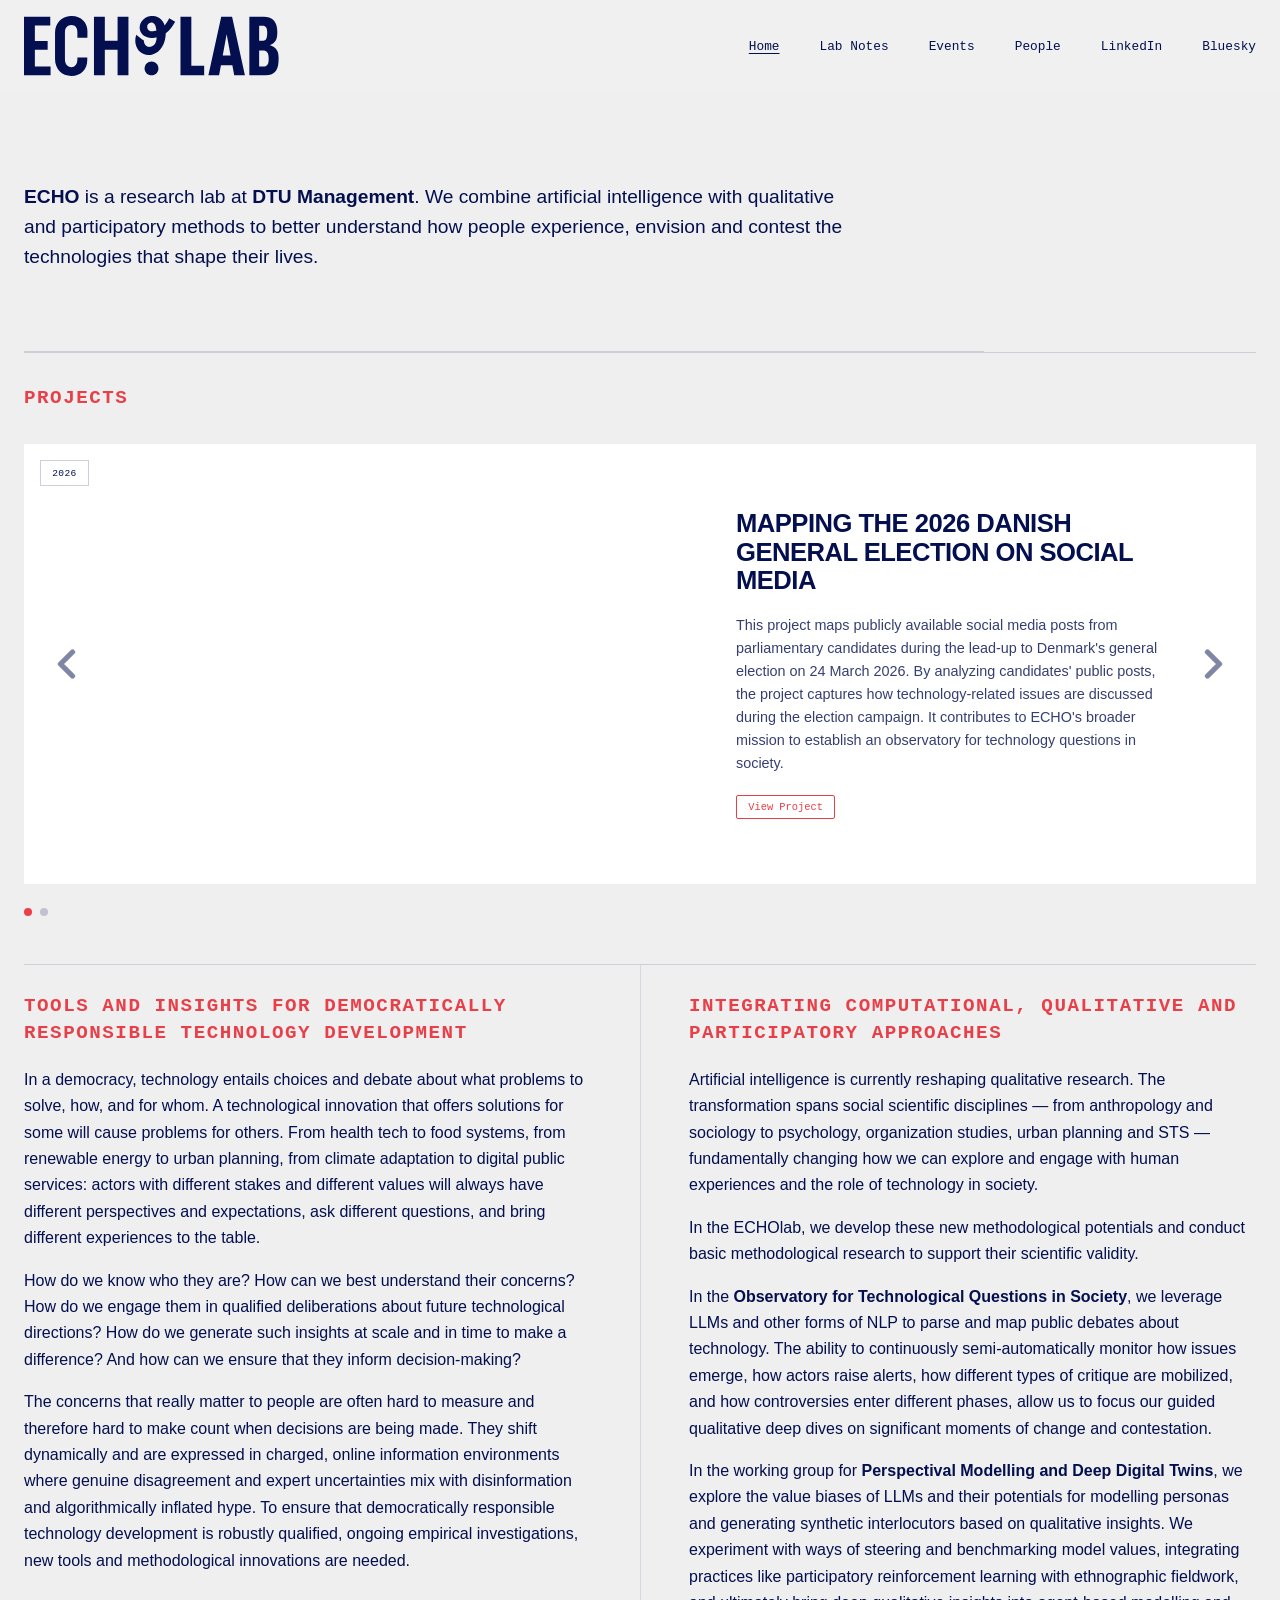
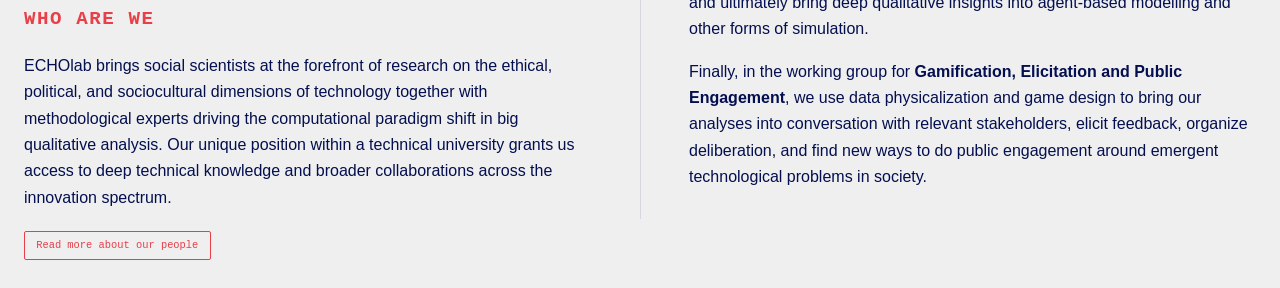
<file: index.html>
<!DOCTYPE html>
<html lang="en">
<head>
    <meta charset="UTF-8">
    <meta name="viewport" content="width=device-width, initial-scale=1.0">
    <meta name="description" content="ECHO - Observatory for Technological Questions in Society, DTU. The observatory combines computational and participatory methods to understand how citizens and societal actors envision, question and contest the technologies that shape their lives.">
    <title>ECHOlab</title>
    <link href="https://fonts.cdnfonts.com/css/neo-sans-std" rel="stylesheet">
    <link rel="stylesheet" href="css/styles.css">
    <link rel="stylesheet" href="css/home.css">
</head>
<body>
    <div class="logo-container">
        <a href="./" style="margin-right: auto; line-height: 0;"><img src="assets/site/echologo.svg" alt="Logo"></a>
        <a href="./" class="nav-active">Home</a>
        <a href="lab-notes/">Lab Notes</a>
        <a href="events/">Events</a>
        <a href="people/">People</a>
        <a href="https://www.linkedin.com/company/105685967/feed/following/" target="_blank">LinkedIn</a>
        <a href="https://bsky.app/profile/echodtu.bsky.social" target="_blank">Bluesky</a>
    </div>

    <main class="about-main">

        <section class="about-hero">
            <div class="about-hero-inner">
                <p class="about-intro"><strong>ECHO</strong> is a research lab at <strong>DTU Management</strong>. We combine artificial intelligence with qualitative and participatory methods to better understand how people experience, envision and contest the technologies that shape their lives.</p>
            </div>
        </section>

        <section class="about-carousel-section">
            <div class="carousel-header">
                <span class="about-section-label">Projects</span>
            </div>
            <div class="carousel-stage">
                <div class="carousel-track-wrapper">
                    <div class="carousel-track" id="carouselTrack">
                        <!-- cards injected by JS -->
                    </div>
                </div>
                <button class="carousel-arrow carousel-prev" aria-label="Previous"><svg viewBox="0 0 24 24" aria-hidden="true"><polyline points="15 4 7 12 15 20"/></svg></button>
                <button class="carousel-arrow carousel-next" aria-label="Next"><svg viewBox="0 0 24 24" aria-hidden="true"><polyline points="9 4 17 12 9 20"/></svg></button>
            </div>
            <div class="carousel-dots" id="carouselDots"></div>
        </section>

        <section class="about-body about-body-bottom">
            <div class="about-row">
                <div class="about-cell">
                    <div class="about-section-label">Tools and insights for democratically responsible technology development</div>
                    <div class="about-section-text">
                        <p>In a democracy, technology entails choices and debate about what problems to solve, how, and for whom. A technological innovation that offers solutions for some will cause problems for others. From health tech to food systems, from renewable energy to urban planning, from climate adaptation to digital public services: actors with different stakes and different values will always have different perspectives and expectations, ask different questions, and bring different experiences to the table.</p>
                        <p>How do we know who they are? How can we best understand their concerns? How do we engage them in qualified deliberations about future technological directions? How do we generate such insights at scale and in time to make a difference? And how can we ensure that they inform decision-making?</p>
                        <p>The concerns that really matter to people are often hard to measure and therefore hard to make count when decisions are being made. They shift dynamically and are expressed in charged, online information environments where genuine disagreement and expert uncertainties mix with disinformation and algorithmically inflated hype. To ensure that democratically responsible technology development is robustly qualified, ongoing empirical investigations, new tools and methodological innovations are needed.</p>
                    </div>
                    <div class="about-section-label about-subsection-label">Who are we</div>
                    <div class="about-section-text">
                        <p>ECHOlab brings social scientists at the forefront of research on the ethical, political, and sociocultural dimensions of technology together with methodological experts driving the computational paradigm shift in big qualitative analysis. Our unique position within a technical university grants us access to deep technical knowledge and broader collaborations across the innovation spectrum. <a href="people/" class="about-readmore-link">Read more about our people</a></p>
                    </div>
                </div>
                <div class="about-cell">
                    <div class="about-section-label">Integrating computational, qualitative and participatory approaches</div>
                    <div class="about-section-text">
                        <p>Artificial intelligence is currently reshaping qualitative research. The transformation spans social scientific disciplines — from anthropology and sociology to psychology, organization studies, urban planning and STS — fundamentally changing how we can explore and engage with human experiences and the role of technology in society.</p>
                        <p>In the ECHOlab, we develop these new methodological potentials and conduct basic methodological research to support their scientific validity.</p>
                        <p>In the <strong>Observatory for Technological Questions in Society</strong>, we leverage LLMs and other forms of NLP to parse and map public debates about technology. The ability to continuously semi-automatically monitor how issues emerge, how actors raise alerts, how different types of critique are mobilized, and how controversies enter different phases, allow us to focus our guided qualitative deep dives on significant moments of change and contestation.</p>
                        <p>In the working group for <strong>Perspectival Modelling and Deep Digital Twins</strong>, we explore the value biases of LLMs and their potentials for modelling personas and generating synthetic interlocutors based on qualitative insights. We experiment with ways of steering and benchmarking model values, integrating practices like participatory reinforcement learning with ethnographic fieldwork, and ultimately bring deep qualitative insights into agent-based modelling and other forms of simulation.</p>
                        <p>Finally, in the working group for <strong>Gamification, Elicitation and Public Engagement</strong>, we use data physicalization and game design to bring our analyses into conversation with relevant stakeholders, elicit feedback, organize deliberation, and find new ways to do public engagement around emergent technological problems in society.</p>
                    </div>
                </div>
            </div>

        </section>

    </main>
    <script type="module" src="js/about-carousel.js"></script>
</body>
</html>
</file>
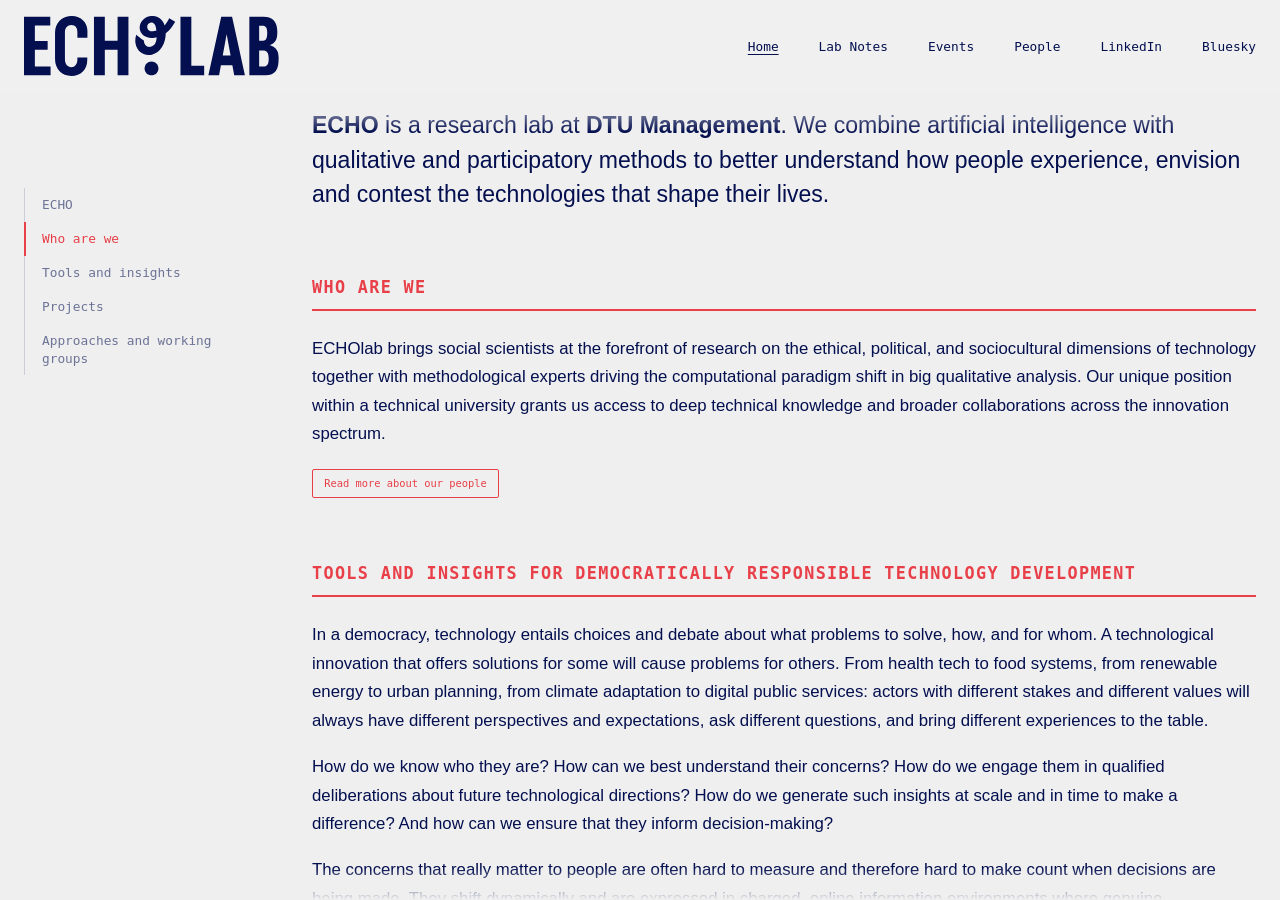
<file: home-v2/index.html>
<!DOCTYPE html>
<html lang="en">
<head>
    <meta charset="UTF-8">
    <meta name="viewport" content="width=device-width, initial-scale=1.0">
    <meta name="description" content="ECHO - Observatory for Technological Questions in Society, DTU. The observatory combines computational and participatory methods to understand how citizens and societal actors envision, question and contest the technologies that shape their lives.">
    <title>ECHOlab</title>
    <link href="https://fonts.cdnfonts.com/css/neo-sans-std" rel="stylesheet">
    <link rel="stylesheet" href="../css/styles.css">
    <link rel="stylesheet" href="../css/home-v2.css">
</head>
<body>
    <div class="logo-container">
        <a href="../" style="margin-right: auto; line-height: 0;"><img src="../assets/site/echologo.svg" alt="Logo"></a>
        <a href="../" class="nav-active">Home</a>
        <a href="../lab-notes/">Lab Notes</a>
        <a href="../events/">Events</a>
        <a href="../people/">People</a>
        <a href="https://www.linkedin.com/company/105685967/feed/following/" target="_blank">LinkedIn</a>
        <a href="https://bsky.app/profile/echodtu.bsky.social" target="_blank">Bluesky</a>
    </div>

    <div class="home-layout">

        <nav class="home-toc" aria-label="On this page">
            <button class="home-toc-current" type="button" aria-expanded="false" aria-controls="homeTocList">
                <span id="homeTocCurrent">ECHO</span>
            </button>
            <ol class="home-toc-list" id="homeTocList">
                <li><a href="#intro">ECHO</a></li>
                <li><a href="#who">Who are we</a></li>
                <li><a href="#tools">Tools and insights</a></li>
                <li><a href="#projects">Projects</a></li>
                <li><a href="#approaches">Approaches and working groups</a></li>
            </ol>
        </nav>

        <main class="home-content">

            <section class="home-section home-intro" id="intro">
                <p class="about-intro"><strong>ECHO</strong> is a research lab at <strong>DTU Management</strong>. We combine artificial intelligence with qualitative and participatory methods to better understand how people experience, envision and contest the technologies that shape their lives.</p>
            </section>

            <section class="home-section" id="who">
                <h2 class="about-section-label">Who are we</h2>
                <div class="about-section-text">
                    <p>ECHOlab brings social scientists at the forefront of research on the ethical, political, and sociocultural dimensions of technology together with methodological experts driving the computational paradigm shift in big qualitative analysis. Our unique position within a technical university grants us access to deep technical knowledge and broader collaborations across the innovation spectrum. <a href="../people/" class="about-readmore-link">Read more about our people</a></p>
                </div>
            </section>

            <section class="home-section" id="tools">
                <h2 class="about-section-label">Tools and insights for democratically responsible technology development</h2>
                <div class="about-section-text">
                    <p>In a democracy, technology entails choices and debate about what problems to solve, how, and for whom. A technological innovation that offers solutions for some will cause problems for others. From health tech to food systems, from renewable energy to urban planning, from climate adaptation to digital public services: actors with different stakes and different values will always have different perspectives and expectations, ask different questions, and bring different experiences to the table.</p>
                    <p>How do we know who they are? How can we best understand their concerns? How do we engage them in qualified deliberations about future technological directions? How do we generate such insights at scale and in time to make a difference? And how can we ensure that they inform decision-making?</p>
                    <p>The concerns that really matter to people are often hard to measure and therefore hard to make count when decisions are being made. They shift dynamically and are expressed in charged, online information environments where genuine disagreement and expert uncertainties mix with disinformation and algorithmically inflated hype. To ensure that democratically responsible technology development is robustly qualified, ongoing empirical investigations, new tools and methodological innovations are needed.</p>
                </div>
            </section>

            <section class="home-section about-carousel-section" id="projects">
                <div class="carousel-header">
                    <h2 class="about-section-label">Projects</h2>
                </div>
                <div class="carousel-stage">
                    <div class="carousel-track-wrapper">
                        <div class="carousel-track" id="carouselTrack">
                            <!-- cards injected by JS -->
                        </div>
                    </div>
                    <button class="carousel-arrow carousel-prev" aria-label="Previous"><svg viewBox="0 0 24 24" aria-hidden="true"><polyline points="15 4 7 12 15 20"/></svg></button>
                    <button class="carousel-arrow carousel-next" aria-label="Next"><svg viewBox="0 0 24 24" aria-hidden="true"><polyline points="9 4 17 12 9 20"/></svg></button>
                </div>
                <div class="carousel-dots" id="carouselDots"></div>
            </section>

            <section class="home-section" id="approaches">
                <h2 class="about-section-label">Integrating computational, qualitative and participatory approaches</h2>
                <div class="about-section-text">
                    <p>Artificial intelligence is currently reshaping qualitative research. The transformation spans social scientific disciplines — from anthropology and sociology to psychology, organization studies, urban planning and STS — fundamentally changing how we can explore and engage with human experiences and the role of technology in society.</p>
                    <p>In the ECHOlab, we develop these new methodological potentials and conduct basic methodological research to support their scientific validity.</p>
                    <p>In the <strong>Observatory for Technological Questions in Society</strong>, we leverage LLMs and other forms of NLP to parse and map public debates about technology. The ability to continuously semi-automatically monitor how issues emerge, how actors raise alerts, how different types of critique are mobilized, and how controversies enter different phases, allow us to focus our guided qualitative deep dives on significant moments of change and contestation.</p>
                    <p>In the working group for <strong>Perspectival Modelling and Deep Digital Twins</strong>, we explore the value biases of LLMs and their potentials for modelling personas and generating synthetic interlocutors based on qualitative insights. We experiment with ways of steering and benchmarking model values, integrating practices like participatory reinforcement learning with ethnographic fieldwork, and ultimately bring deep qualitative insights into agent-based modelling and other forms of simulation.</p>
                    <p>Finally, in the working group for <strong>Gamification, Elicitation and Public Engagement</strong>, we use data physicalization and game design to bring our analyses into conversation with relevant stakeholders, elicit feedback, organize deliberation, and find new ways to do public engagement around emergent technological problems in society.</p>
                </div>
            </section>

        </main>
    </div>

    <script type="module" src="../js/about-carousel.js"></script>
    <script type="module" src="../js/home-toc.js"></script>
</body>
</html>
</file>
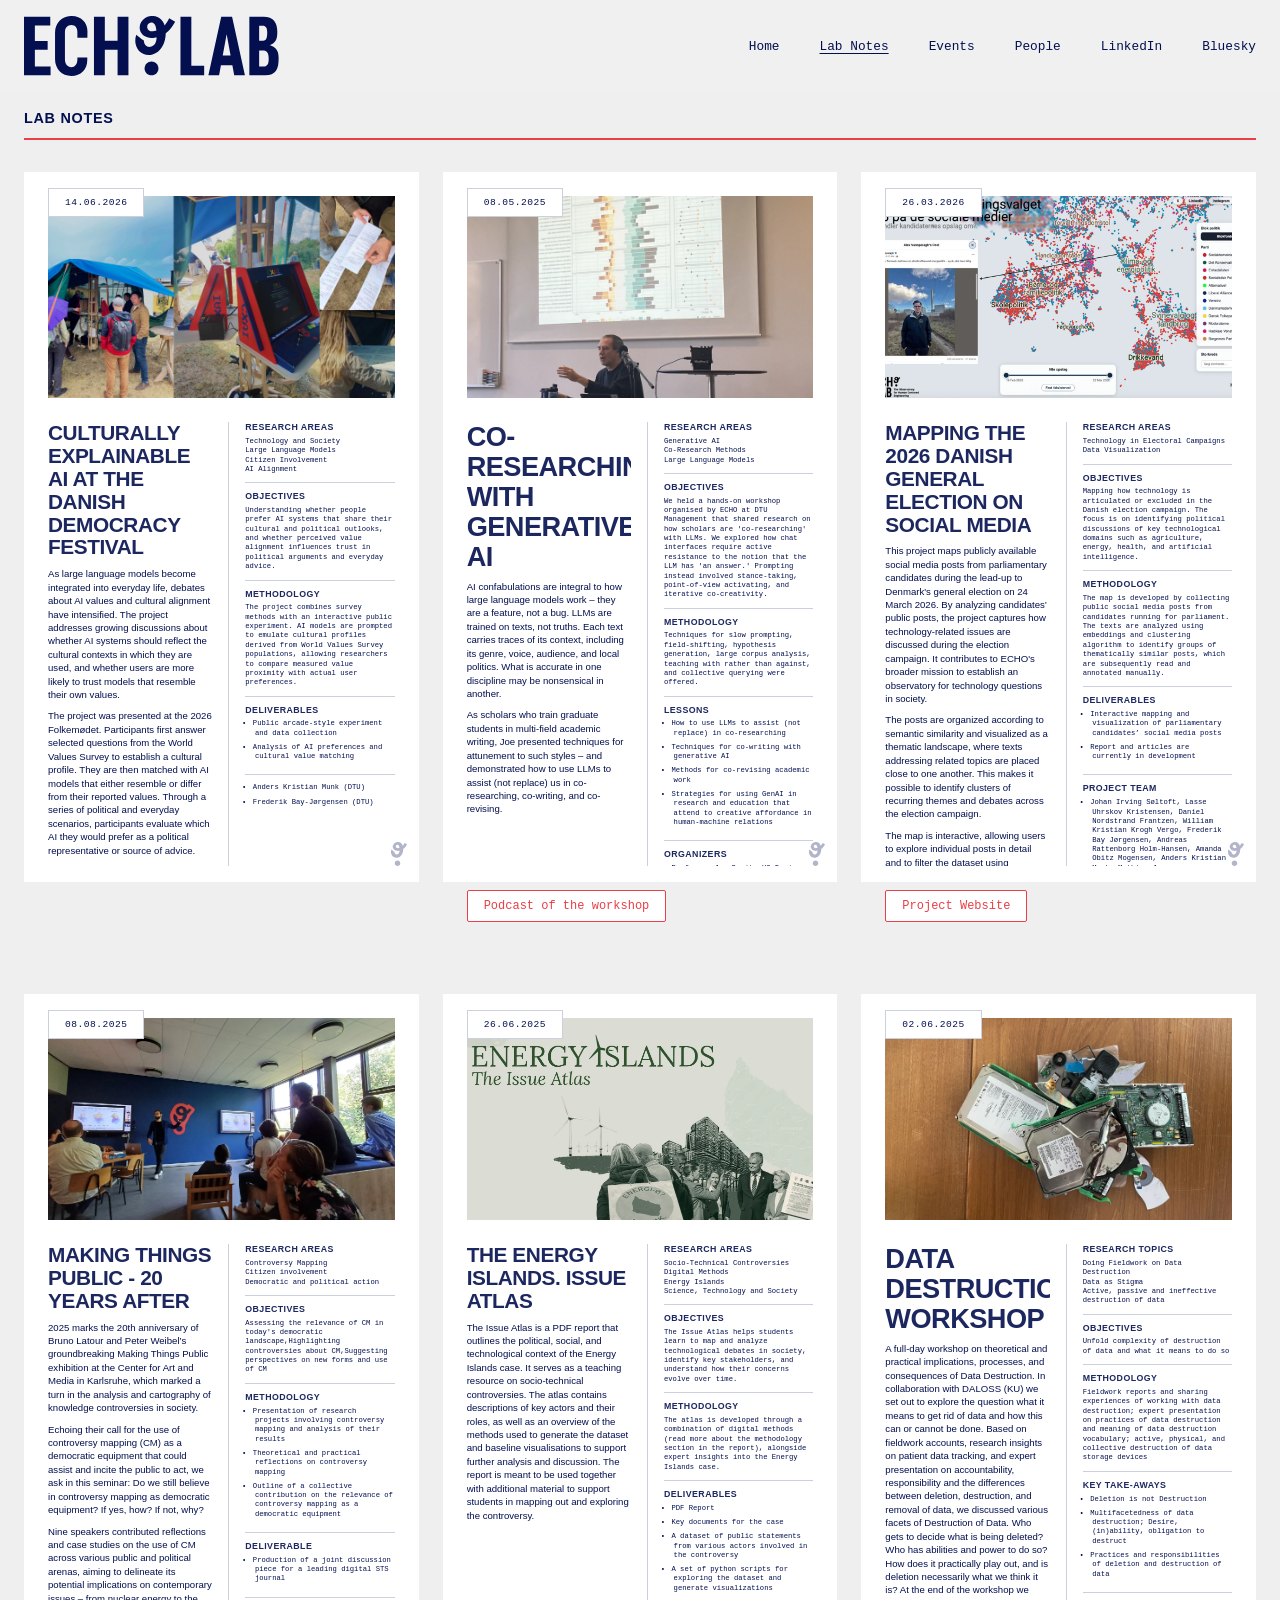
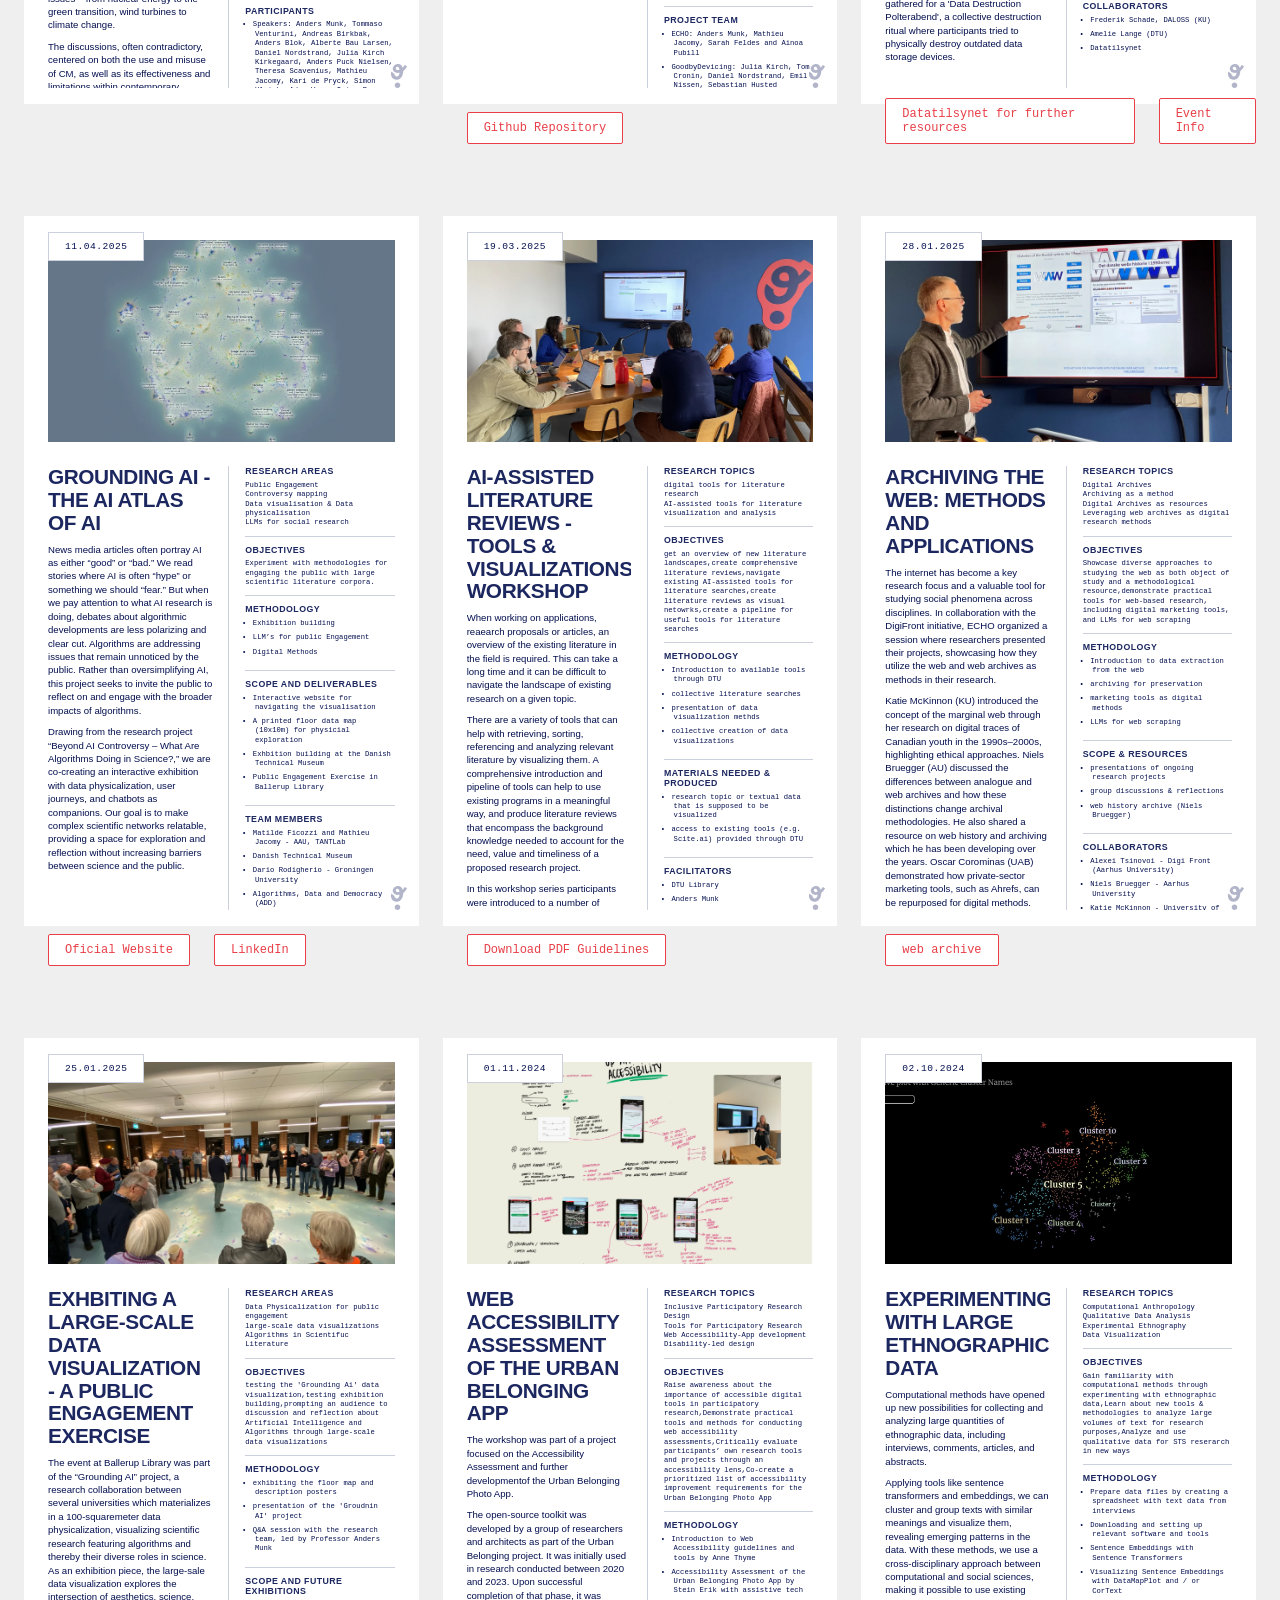
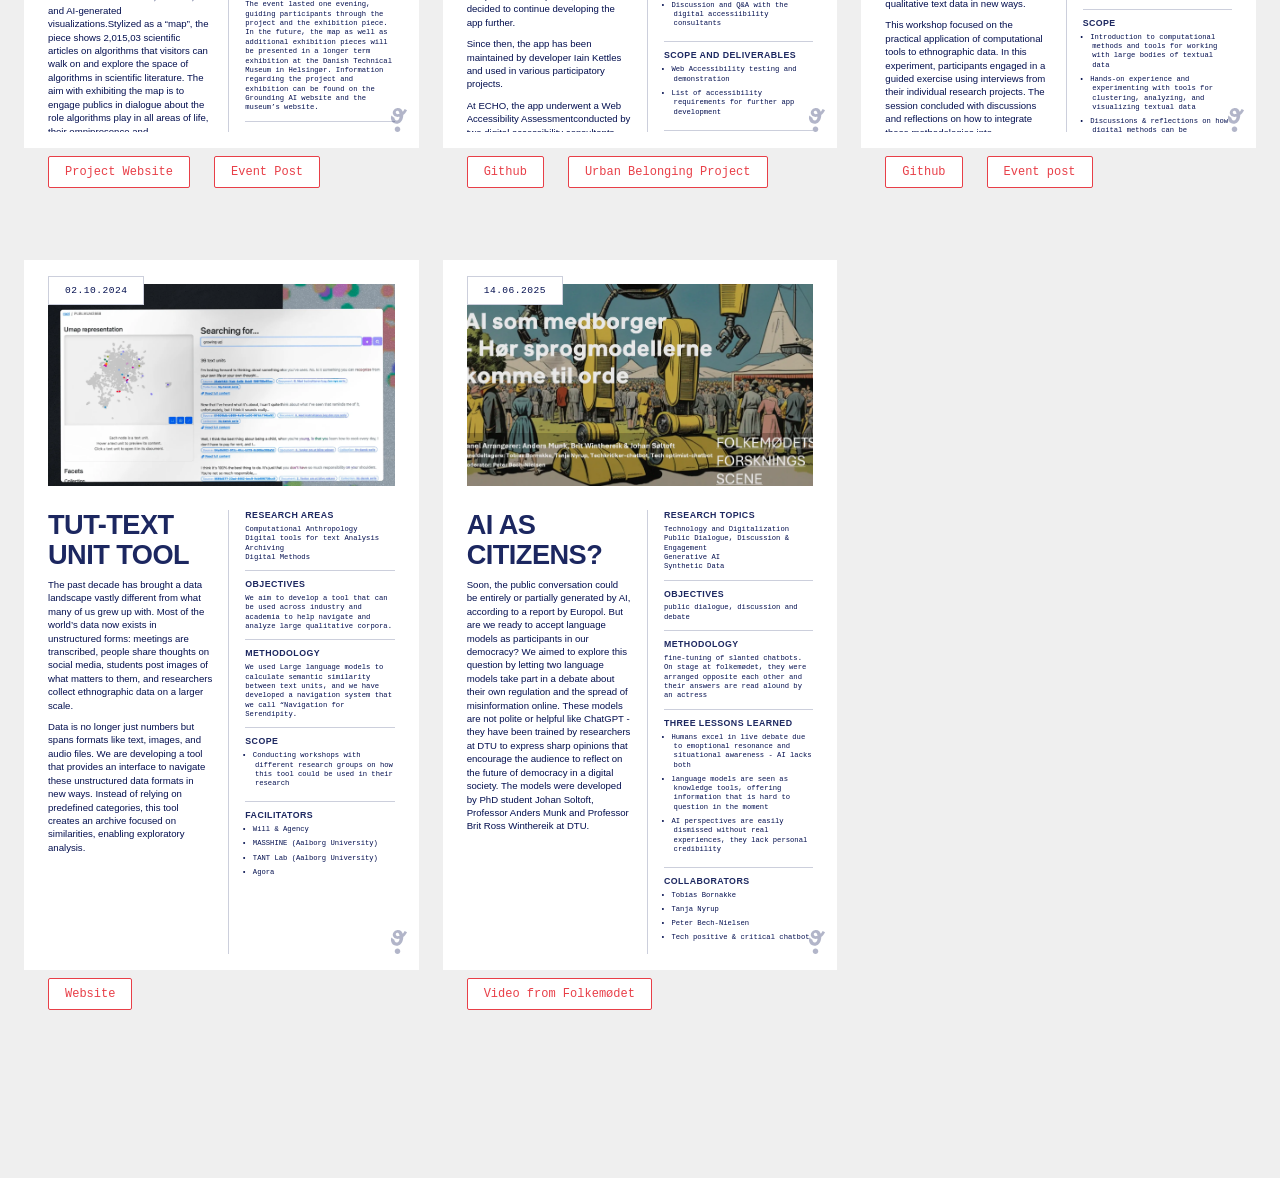
<file: lab-notes/index.html>
<!DOCTYPE html>
<html lang="en">
<head>
    <meta charset="UTF-8">
    <meta name="viewport" content="width=device-width, initial-scale=1.0">
    <title>ECHOlab - Lab Notes</title>
    <link href="https://fonts.cdnfonts.com/css/neo-sans-std" rel="stylesheet">
    <link rel="stylesheet" href="../css/styles.css">
</head>
<body>
    <div class="logo-container">
        <a href="../" style="margin-right: auto; line-height: 0;"><img src="../assets/site/echologo.svg" alt="Logo"></a>
        <a href="../">Home</a>
        <a href="./" class="nav-active">Lab Notes</a>
        <a href="../events/">Events</a>
        <a href="../people/">People</a>
        <a href="https://www.linkedin.com/company/105685967/feed/following/" target="_blank">LinkedIn</a>
        <a href="https://bsky.app/profile/echodtu.bsky.social" target="_blank">Bluesky</a>
    </div>

    <div class="archive-section">
        <h2>Lab Notes</h2>
    </div>

    <div class="grid-container">
        <!-- Lab notes will be loaded dynamically -->
    </div>

    <!-- Modal -->
    <div class="modal" id="cardModal">
        <button class="close-modal">×</button>
        <div class="modal-content">
            <!-- Card content will be cloned here -->
        </div>
    </div>

    <script type="module" src="../js/components/modal.js"></script>
    <script type="module" src="../js/loader.js"></script>
</body>
</html>
</file>
<file: css/styles.css>
@font-face {
    font-family: 'Andale Mono';
    src: local('Andale Mono');
}

* {
    margin: 0;
    padding: 0;
    box-sizing: border-box;
}

body {
    font-family: 'Neo Sans Std', -apple-system, BlinkMacSystemFont, 'Segoe UI', Roboto, sans-serif;
    background: #efefef;
    padding: 0;
    padding-top: 70px;
}

.logo-container {
    max-width: 100%;
    margin: 0;
    padding: 1rem 1.5rem;
    display: flex;
    align-items: center;
    background-color: #f0f0f0;
    position: fixed;
    top: 0;
    left: 0;
    right: 0;
    z-index: 100;
}

.logo-container img {
    height: 60px;
    width: auto;
    display: block;
}

.logo-container a {
    font-family: 'Andale Mono', monospace;
    font-size: 0.8rem;
    color: #030F4F;
    text-decoration: none;
    transition: color 0.2s;
}

.logo-container a:not(:first-child) {
    margin-left: 2.5rem;
}

.logo-container a:hover {
    color: #E83F48;
    font-weight: bold;
}

.nav-active {
    text-decoration: underline !important;
    text-underline-offset: 3px;
}

.grid-container {
    display: grid;
    grid-template-columns: repeat(3, 1fr);
    column-gap: 1.5rem;
    row-gap: 4rem;
    max-width: 1600px;
    margin: 0 auto 10rem auto;
    padding: 0 1.5rem;
    align-items: start;
}

.card-section {
    display: flex;
    flex-direction: column;
    margin-bottom: 10rem;
    position: relative;
    height: auto;
}

.research-card {
    background: white;
    width: 100%;
    border-radius: 0;
    overflow: hidden;
    position: relative;
    margin-bottom: 0;
    cursor: pointer;
    height: 710px;
    display: flex;
    flex-direction: column;
}

.card-links {
    position: absolute;
    bottom: -4rem;
    left: 1.5rem;
    display: flex;
    gap: 1.5rem;
    padding: 0.5rem 0;
}

.card-links a {
    font-family: 'Andale Mono', monospace;
    font-size: 0.75rem;
    color: #E83F48;
    text-decoration: none;
    transition: all 0.2s;
    padding: 0.5rem 1rem;
    border: 1px solid #E83F48;
    border-radius: 2px;
    background: white;
}

.card-links a:hover {
    color: white;
    background: #E83F48;
}

.card-header {
    position: relative;
    height: 250px;
    overflow: hidden;
    padding: 1.5rem;
    margin-bottom: 0;
}

.card-header img {
    width: 100%;
    height: 100%;
    object-fit: cover;
}

.card-date {
    position: absolute;
    top: 1rem;
    left: 1.5rem;
    background: white;
    padding: 0.5rem 1rem;
    font-size: 0.6rem;
    font-family: 'Andale Mono', monospace;
    letter-spacing: 0.05em;
    color: #030F4F;
    z-index: 1;
    border: 1px solid rgba(3, 15, 79, 0.2);
}

.card-content {
    padding: 0rem 1.5rem 1rem 1.5rem;
    display: flex;
    flex-direction: row;
    gap: 1rem;
    flex: 1;
    overflow: hidden;
}

.card-left {
    flex: 1.1;
    overflow: hidden;
}

.card-right {
    flex: 1;
    overflow: hidden;
    border-left: 1px solid rgba(3, 15, 79, 0.2);
    padding-left: 1rem;
}

.project-title {
    font-family: 'Neo Sans Std', sans-serif;
    font-size: 1.7rem;
    font-weight: 700;
    color: rgba(3, 15, 79, 0.9);
    margin-bottom: 0.5rem;
    line-height: 1.1;
    letter-spacing: -0.02em;
    transition: font-size 0.3s ease;
    text-transform: uppercase !important;
}

.project-title.long-title {
    font-size: 1.3rem;
    text-transform: uppercase !important;
}

.section {
    margin-bottom: 0.5rem;
    padding-bottom: 0.5rem;
    border-bottom: 1px solid rgba(3, 15, 79, 0.2);
}

.section:last-child {
    border-bottom: none;
    margin-bottom: 1rem;
    padding-bottom: 0;
}

.topic-title {
    font-family: 'Neo Sans Std', sans-serif;
    font-size: 0.6rem;
    font-weight: 700;
    color: #030F4F;
    margin-bottom: 0.3rem;
    text-transform: uppercase;
    letter-spacing: 0.05em;
    padding-top: 0.3rem;
}

.topic-content {
    font-family: 'Andale Mono', monospace;
    font-size: 0.45rem;
    line-height: 1.3;
    color: #030F4F;
}

.topic-content p {
    margin-bottom: 0.5rem;
}

.topic-content p:last-child {
    margin-bottom: 0;
}

.topic-content a {
    color: inherit;
    text-decoration: none;
    transition: color 0.2s;
    font-family: 'Andale Mono', monospace;
}

.topic-content a:hover {
    color: rgba(3, 15, 79, 0.7);
}

.card-preview {
    font-family: 'Neo Sans Std', sans-serif;
    color: #030F4F;
    font-size: 0.6rem;
    line-height: 1.4;
    margin: 0;
    padding: 0;
    border: none;
}

.card-preview p {
    margin-bottom: 0.5rem;
}

.card-preview p:last-child {
    margin-bottom: 0;
}

.lessons-list {
    list-style: none;
    margin-left: -0.2rem;
}

.lessons-list li {
    margin-bottom: 0.3rem;
    padding-left: 0.8rem;
    position: relative;
    text-indent: -0.8rem;
}

.lessons-list li:before {
    content: "•";
    position: relative;
    margin-right: 0.4rem;
    color: #030F4F;
}

.collaborator-list {
    list-style: none;
    display: flex;
    flex-wrap: wrap;
    gap: 0.2rem;
}

.collaborator-list li:not(:last-child):after {
    margin-left: 0.2rem;
}

.modal {
    display: none;
    position: fixed;
    top: 0;
    left: 0;
    width: 100%;
    height: 100%;
    background: rgba(0, 0, 0, 0.8);
    z-index: 1000;
    overflow-y: auto;
    padding: 1rem;
}

.modal-content {
    background: white;
    max-width: 900px;
    margin: 1rem auto;
    position: relative;
    transform: scale(0.95);
    transition: transform 0.3s ease;
}

.modal.active {
    display: block;
}

.modal.active .modal-content {
    transform: scale(1);
}

.modal .research-card {
    box-shadow: none;
    cursor: default;
}

.modal .research-card:hover {
    transform: none;
}

.modal .card-header {
    height: 500px;
    padding: 2rem;
    margin-bottom: 0;
}

.modal .card-header img {
    width: 100%;
    height: 100%;
    object-fit: cover;
}

.modal .card-date {
    left: 2rem;
    top: 2rem;
}

.modal .project-title {
    font-size: 2.2rem;
    margin-bottom: 1rem;
    color: rgba(3, 15, 79, 0.9);
    text-transform: uppercase !important;
}

.modal .project-title.long-title {
    font-size: 1.8rem;
    text-transform: uppercase !important;
}

.modal .section-title {
    font-family: 'Neo Sans Std', sans-serif;
    font-size: 1rem;
    font-weight: 700;
    color: rgba(3, 15, 79, 0.9);
    margin-bottom: 0.5rem;
    text-transform: uppercase;
    letter-spacing: 0.05em;
}

.modal .topic-title {
    font-size: 0.9rem;
    margin-bottom: 0.5rem;
}

.modal .topic-content {
    font-size: 0.85rem;
    line-height: 1.5;
}

.modal .topic-content p {
    margin-bottom: 0.8rem;
}

.modal .topic-content p:last-child {
    margin-bottom: 0;
}

.modal .card-preview {
    font-size: 1rem !important;
    line-height: 1.5;
}

.modal .card-preview p {
    font-size: 1rem !important;
    margin-bottom: 0.8rem;
}

.modal .card-preview p:last-child {
    margin-bottom: 0;
}

.modal .card-date {
    font-size: 0.75rem;
    padding: 0.6rem 1rem;
}

.modal .card-links a {
    font-size: 0.8rem;
    padding: 0.6rem 1rem;
}

.modal .section {
    margin-bottom: 1.2rem;
    padding-bottom: 1.2rem;
}

.modal .lessons-list {
    margin-left: -0.2rem;
}

.modal .lessons-list li {
    margin-bottom: 0.6rem;
    text-indent: -0.8rem;
    padding-left: 0.8rem;
}

.modal .collaborator-list {
    gap: 0.4rem;
}

.modal .collaborator-list li:not(:last-child):after {
    margin-left: 0.4rem;
}

.close-modal {
    position: fixed;
    top: 1rem;
    right: 1rem;
    background: white;
    border: none;
    width: 40px;
    height: 40px;
    border-radius: 50%;
    cursor: pointer;
    display: flex;
    align-items: center;
    justify-content: center;
    font-size: 1.5rem;
    z-index: 1001;
}

@media (max-width: 1200px) {
    .grid-container {
        grid-template-columns: repeat(2, 1fr);
    }
}

@media (max-width: 768px) {
    .grid-container {
        grid-template-columns: 1fr;
    }
    
    .research-card {
        height: auto !important;
        min-height: auto !important;
        padding-bottom: 1rem;
    }
    
    .card-content {
        flex-direction: column;
        gap: 2rem;
        height: auto !important;
        overflow: visible !important;
        padding-bottom: 1rem;
    }
    
    .card-left {
        width: 100%;
        order: 1;
        overflow: visible !important;
        height: auto !important;
    }
    
    .card-right {
        display: none;
    }

    .card-header {
        height: 250px;
    }
    
    .card-preview {
        height: auto !important;
        overflow: visible !important;
        font-size: 0.7rem !important;
    }
    
    .card-preview p {
        font-size: 0.7rem !important;
    }
    
    .modal {
        padding: 1rem;
    }
    
    .modal-content {
        margin: 1rem auto;
    }
    
    .modal .card-header {
        height: 300px;
        padding: 1rem;
        margin-bottom: 0;
    }
    
    .modal .project-title {
        font-size: 1.8rem;
        margin-bottom: 0.8rem;
        text-transform: uppercase !important;
    }
    
    .modal .project-title.long-title {
        font-size: 1.5rem;
        text-transform: uppercase !important;
    }
    
    .modal .section-title {
        font-size: 0.9rem;
    }
    
    .modal .topic-content {
        font-size: 0.8rem;
    }
    
    .modal .card-preview {
        font-size: 0.9rem !important;
    }
    
    .modal .card-preview p {
        font-size: 0.9rem !important;
    }
    
    .modal .card-links {
        bottom: -3rem;
    }
    
    .modal .card-links a {
        font-size: 0.75rem;
        padding: 0.5rem 0.8rem;
    }
    
    .modal .research-card {
        height: auto;
    }
    
    .modal .card-content {
        padding: 0.5rem 1.5rem 1.5rem 1.5rem;
        flex-direction: column !important;
        gap: 1.5rem !important;
    }
    
    .modal .card-left {
        width: 100%;
        order: 1 !important;
        padding: 0.5rem 0;
        overflow: visible;
    }
    
    .modal .card-right {
        display: block !important;
        width: 100%;
        order: 2 !important;
        border-left: none !important;
        border-top: none;
        padding: 0.5rem 0;
        overflow: visible;
    }

    .wrapper {
        margin-bottom: 4rem;
    }

    .logo-container {
        padding: 0.75rem 1rem;
    }

    .logo-container img {
        height: 30px;
    }

    .logo-container a {
        font-size: 0.7rem;
    }
}

.card-external-link {
    display: block;
    font-family: 'Andale Mono', monospace;
    font-size: 0.45rem;
    color: #030F4F;
    text-decoration: none;
    margin-top: 0.5rem;
    transition: color 0.2s;
}

.card-external-link:hover {
    color: rgba(3, 15, 79, 0.7);
}

.card-bottom-links {
    background: white;
    padding: 1rem 1.5rem;
    border-top: 1px solid rgba(3, 15, 79, 0.1);
    margin-bottom: 2rem;
}

.card-bottom-links a {
    font-family: 'Andale Mono', monospace;
    font-size: 0.5rem;
    color: #E83F48;
    text-decoration: none;
    margin-right: 1rem;
    transition: color 0.2s;
}

.card-bottom-links a:hover {
    color: rgba(232, 63, 72, 0.7);
}

.links-section {
    max-width: 1600px;
    margin: 2rem auto;
    padding: 0 1.5rem;
}

.links-container {
    display: flex;
    gap: 1rem;
    padding: 1rem 1.5rem;
    background: white;
    border-top: 1px solid rgba(3, 15, 79, 0.1);
}

.links-container a {
    font-family: 'Andale Mono', monospace;
    font-size: 0.5rem;
    color: #E83F48;
    text-decoration: none;
    transition: color 0.2s;
    padding: 0.5rem 1rem;
    border: 1px solid #E83F48;
    border-radius: 2px;
}

.links-container a:hover {
    color: white;
    background: #E83F48;
}

.section-title {
    font-size: 0.55rem;
    color: rgba(3, 15, 79, 0.9);
    margin-bottom: 0.3rem;
    font-weight: 700;
    text-transform: uppercase;
    letter-spacing: 0.05em;
}

.section-title.custom {
    color: #E83F48;
}

.section-title.alt {
    color: #030F4F;
    font-weight: 600;
}

.section-title.highlight {
    color: #030F4F;
    background-color: rgba(232, 63, 72, 0.1);
    padding: 0.2rem 0.4rem;
    border-radius: 2px;
    display: inline-block;
}

.modal .card-content {
    grid-template-columns: 1.1fr 0.9fr;
    gap: 1.5rem;
    padding: 1rem 2rem 2rem 2rem;
}

.modal .card-left {
    padding-right: 1rem;
}

.modal .card-right {
    padding-left: 1rem;
    border-left: 1px solid rgba(3, 15, 79, 0.2);
}

.archive-section {
    max-width: 1600px;
    margin: 0 auto;
    padding: 2.5rem 1.5rem 0 1.5rem;
}

.archive-section h2 {
    font-family: 'Neo Sans Std', sans-serif;
    font-size: 0.9rem;
    color: #030F4F;
    text-transform: uppercase;
    letter-spacing: 0.05em;
    font-weight: 700;
    margin-bottom: 2rem;
    padding-bottom: 0.75rem;
    border-bottom: 2px solid #E83F48;
}

.modal .research-card .card-preview {
    font-size: 1rem !important;
    line-height: 1.5;
}

.modal .research-card .card-preview p {
    font-size: 1rem !important;
    margin-bottom: 0.8rem;
}

.modal .research-card .card-preview p:last-child {
    margin-bottom: 0;
}

@media (min-width: 769px) {
    .modal .card-right {
        border-left: 1px solid rgba(3, 15, 79, 0.2);
    }
}
</file>
<file: css/home.css>
/* About page */

.nav-active {
    text-decoration: underline !important;
    text-underline-offset: 3px;
}


.about-main {
    max-width: 1600px;
    margin: 0 auto;
    padding: 0 1.5rem;
}

/* Hero */
.about-hero {
    padding: 7rem 0 5rem 0;
    border-bottom: 1px solid rgba(3, 15, 79, 0.15);
    max-width: 960px;
}

.about-title {
    font-family: 'Neo Sans Std', sans-serif;
    font-size: clamp(1.8rem, 3.5vw, 3rem);
    font-weight: 700;
    color: #030F4F;
    line-height: 1.1;
    letter-spacing: -0.02em;
    text-transform: uppercase;
    margin-bottom: 2rem;
}

.about-intro {
    font-family: 'Neo Sans Std', sans-serif;
    font-size: clamp(1rem, 1.5vw, 1.25rem);
    color: #030F4F;
    line-height: 1.55;
    max-width: 820px;
}

.about-readmore-link {
    display: block;
    width: fit-content;
    margin-top: 1.25rem;
    font-family: 'Andale Mono', monospace;
    font-size: 0.65rem;
    color: #E83F48;
    text-decoration: none;
    border: 1px solid #E83F48;
    padding: 0.3rem 0.7rem;
    border-radius: 2px;
    white-space: nowrap;
    transition: background 0.2s, color 0.2s;
}

.about-readmore-link:hover {
    background: #E83F48;
    color: white;
}

/* Sections */
.about-body {
    padding: 0;
}

.about-row {
    display: grid;
    grid-template-columns: 1fr 1fr;
    border-bottom: 1px solid rgba(3, 15, 79, 0.1);
    align-items: start;
}

.about-row:last-child {
    border-bottom: none;
}

.about-cell {
    padding: 1.75rem 3rem 1.75rem 0;
}

.about-cell:last-child {
    padding-left: 3rem;
    padding-right: 0;
    border-left: 1px solid rgba(3, 15, 79, 0.1);
}

.about-subsection-label {
    margin-top: 2rem;
}

.about-section-label {
    font-family: 'Andale Mono', monospace;
    font-size: 1.2rem;
    font-weight: 700;
    text-transform: uppercase;
    letter-spacing: 0.08em;
    color: #E83F48;
    margin-bottom: 1.25rem;
    line-height: 1.4;
}

.about-section-text p {
    font-family: 'Neo Sans Std', sans-serif;
    font-size: 1rem;
    color: #030F4F;
    line-height: 1.65;
    margin-bottom: 1rem;
}

.about-section-text p:last-child {
    margin-bottom: 0;
}

/* ── Carousel ── */

.about-carousel-section {
    padding: 2rem 0 3rem 0;
    border-top: 1px solid rgba(3, 15, 79, 0.15);
    border-bottom: 1px solid rgba(3, 15, 79, 0.15);
}

.carousel-header {
    margin-bottom: 2rem;
}

.carousel-stage {
    position: relative;
}

.carousel-track-wrapper {
    flex: 1;
    overflow: hidden;
}

.carousel-track {
    width: 100%;
}

.carousel-card {
    display: none;
    background: white;
    grid-template-columns: 1.2fr 1fr;
}

.carousel-card.active {
    display: grid;
}

.carousel-card-image {
    position: relative;
    overflow: hidden;
    height: 440px;
}

.carousel-card-image img,
.carousel-card-image video {
    width: 100%;
    height: 100%;
    object-fit: cover;
    display: block;
}

.carousel-card-image-placeholder {
    width: 100%;
    height: 100%;
    background: rgba(3, 15, 79, 0.06);
}

.carousel-card-date {
    position: absolute;
    top: 1rem;
    left: 1rem;
    background: white;
    font-family: 'Andale Mono', monospace;
    font-size: 0.6rem;
    color: #030F4F;
    padding: 0.4rem 0.7rem;
    border: 1px solid rgba(3, 15, 79, 0.2);
    letter-spacing: 0.04em;
}

.carousel-card-body {
    padding: 2rem 5rem 2rem 2.5rem;
    display: flex;
    flex-direction: column;
    justify-content: center;
    border-left: none;
}

.carousel-card-title {
    font-family: 'Neo Sans Std', sans-serif;
    font-size: clamp(1.2rem, 2vw, 1.8rem);
    font-weight: 700;
    color: #030F4F;
    text-transform: uppercase;
    letter-spacing: -0.02em;
    line-height: 1.1;
    margin-bottom: 1.25rem;
}

.carousel-card-link {
    display: inline-block;
    align-self: flex-start;
    margin-top: 1.25rem;
    font-family: 'Andale Mono', monospace;
    font-size: 0.65rem;
    color: #E83F48;
    text-decoration: none;
    border: 1px solid #E83F48;
    padding: 0.3rem 0.7rem;
    border-radius: 2px;
    white-space: nowrap;
    transition: background 0.2s, color 0.2s;
}

.carousel-card-link:hover {
    background: #E83F48;
    color: white;
}

.carousel-card-preview {
    font-family: 'Neo Sans Std', sans-serif;
    font-size: 0.9rem;
    color: #030F4F;
    line-height: 1.6;
    opacity: 0.8;
}

/* Arrows */
.carousel-arrow {
    position: absolute;
    top: 50%;
    transform: translateY(-50%);
    z-index: 2;
    background: none;
    border: none;
    color: #030F4F;
    opacity: 0.5;
    width: 56px;
    height: 72px;
    padding: 0;
    cursor: pointer;
    display: flex;
    align-items: center;
    justify-content: center;
    transition: color 0.2s, opacity 0.2s;
    /* light halo keeps the arrow readable over images */
    filter: drop-shadow(0 0 3px rgba(255, 255, 255, 0.9));
}

.carousel-arrow svg {
    width: 36px;
    height: 36px;
    fill: none;
    stroke: currentColor;
    stroke-width: 3.5;
    stroke-linecap: round;
    stroke-linejoin: round;
}

.carousel-arrow:hover {
    opacity: 1;
    color: #E83F48;
}

.carousel-prev {
    left: 1rem;
}

.carousel-next {
    right: 1rem;
}

/* Dots */
.carousel-dots {
    display: flex;
    gap: 0.5rem;
    margin-top: 1.5rem;
}

.carousel-dot {
    width: 8px;
    height: 8px;
    border-radius: 50%;
    border: none;
    background: rgba(3, 15, 79, 0.2);
    cursor: pointer;
    padding: 0;
    transition: background 0.2s;
}

.carousel-dot.active {
    background: #E83F48;
}

.about-body-bottom {
    padding-top: 0;
}

/* ── Responsive ── */
@media (max-width: 768px) {
    .about-hero {
        padding: 4rem 0 3rem 0;
    }

    .about-row {
        grid-template-columns: 1fr;
    }

    .about-cell:last-child {
        padding-left: 0;
        border-left: none;
        border-top: 1px solid rgba(3, 15, 79, 0.1);
    }

    .carousel-arrow {
        width: 36px;
        height: 48px;
    }

    .carousel-arrow svg {
        width: 22px;
        height: 22px;
    }

    .carousel-prev {
        left: 0.4rem;
    }

    .carousel-next {
        right: 0.4rem;
    }

    .carousel-card {
        grid-template-columns: 58% 1fr;
        align-items: stretch;
        min-height: 170px;
    }

    .carousel-card-image {
        height: auto;
        min-width: 0;
    }

    .carousel-card-date {
        top: 0.4rem;
        left: 0.4rem;
        padding: 0.2rem 0.45rem;
        font-size: 0.5rem;
    }

    .carousel-card-body {
        padding: 0.75rem 2.8rem 0.75rem 0.85rem;
        min-width: 0;
    }

    .carousel-card-title {
        font-size: 0.8rem;
        line-height: 1.25;
        margin-bottom: 0.5rem;
        display: -webkit-box;
        -webkit-line-clamp: 4;
        -webkit-box-orient: vertical;
        overflow: hidden;
        overflow-wrap: break-word;
        word-break: break-word;
        max-width: 100%;
    }

    .carousel-card-preview {
        display: none;
    }

    .carousel-card-link {
        margin-top: 0;
        font-size: 0.55rem;
        padding: 0.3rem 0.55rem;
        white-space: normal;
        max-width: 100%;
    }

    .carousel-card-link {
        margin-top: 0;
    }

    .carousel-dots {
        padding-left: 0;
        justify-content: center;
    }
}
</file>
<file: css/home-v2.css>
/* About page */

.nav-active {
    text-decoration: underline !important;
    text-underline-offset: 3px;
}


.about-main {
    max-width: 1600px;
    margin: 0 auto;
    padding: 0 1.5rem;
}

/* Page layout: slim table of contents + one linear column */
.home-layout {
    --header-h: 92px;
    max-width: 1600px;
    margin: 0 auto;
    padding: 0 0 0 1.5rem;
    display: grid;
    grid-template-columns: 240px minmax(0, 1fr);
    column-gap: 3rem;
}

.home-toc {
    position: sticky;
    top: calc(var(--header-h) + 3rem);
    align-self: start;
    padding-top: 3rem;
}

.home-toc-current {
    display: none;
}

.home-toc-list {
    list-style: none;
    margin: 0;
    padding: 0;
    border-left: 1px solid rgba(3, 15, 79, 0.15);
}

.home-toc-list a {
    display: block;
    margin-left: -1px;
    padding: 0.5rem 0 0.5rem 1rem;
    border-left: 2px solid transparent;
    font-family: 'Andale Mono', monospace;
    font-size: 0.8rem;
    line-height: 1.4;
    color: #030F4F;
    opacity: 0.55;
    text-decoration: none;
    transition: color 0.2s, opacity 0.2s, border-color 0.2s;
}

.home-toc-list a:hover {
    opacity: 1;
    color: #E83F48;
}

.home-toc-list a[aria-current] {
    opacity: 1;
    color: #E83F48;
    border-left-color: #E83F48;
}

.home-content {
    min-width: 0;
    padding-right: 1.5rem;
}

.home-section {
    padding: 0 0 4rem 0;
    scroll-margin-top: 1rem;
}

/* Desktop: header and table of contents stay put, the content scrolls in its own pane */
@media (min-width: 901px) {
    body {
        overflow: hidden;
        padding-top: 0;
    }

    .home-layout {
        height: 100vh;
        padding-top: var(--header-h);
        box-sizing: border-box;
    }

    .home-content {
        height: 100%;
        overflow-y: auto;
        overscroll-behavior: contain;
        scroll-snap-type: y proximity;
        scroll-behavior: smooth;
        scrollbar-width: thin;
        scrollbar-color: rgba(3, 15, 79, 0.25) transparent;
        padding-top: 3rem;
        /* content fades out under the header and at the bottom edge */
        -webkit-mask-image: linear-gradient(to bottom, transparent 0, #000 2.5rem, #000 calc(100% - 2rem), transparent 100%);
        mask-image: linear-gradient(to bottom, transparent 0, #000 2.5rem, #000 calc(100% - 2rem), transparent 100%);
    }

    .home-section {
        scroll-snap-align: start;
    }

    .home-content::after {
        content: "";
        display: block;
        height: 40vh;
    }

    @media (prefers-reduced-motion: reduce) {
        .home-content {
            scroll-behavior: auto;
        }
    }
}

.home-intro {
    padding-top: 0;
}

.about-intro {
    font-family: 'Neo Sans Std', sans-serif;
    font-size: clamp(1.15rem, 1.8vw, 1.5rem);
    color: #030F4F;
    line-height: 1.5;
}

.about-readmore-link {
    display: block;
    width: fit-content;
    margin-top: 1.25rem;
    font-family: 'Andale Mono', monospace;
    font-size: 0.65rem;
    color: #E83F48;
    text-decoration: none;
    border: 1px solid #E83F48;
    padding: 0.3rem 0.7rem;
    border-radius: 2px;
    white-space: nowrap;
    transition: background 0.2s, color 0.2s;
}

.about-readmore-link:hover {
    background: #E83F48;
    color: white;
}

/* Section headings share the style used on the other pages */
.about-section-label {
    font-family: 'Andale Mono', monospace;
    font-size: 1.05rem;
    font-weight: 700;
    text-transform: uppercase;
    letter-spacing: 0.08em;
    color: #E83F48;
    line-height: 1.4;
    padding-bottom: 0.6rem;
    margin: 0 0 1.5rem 0;
    border-bottom: 2px solid #E83F48;
}

.about-section-text p {
    font-family: 'Neo Sans Std', sans-serif;
    font-size: 1.05rem;
    color: #030F4F;
    line-height: 1.7;
    margin-bottom: 1.1rem;
}

.about-section-text p:last-child {
    margin-bottom: 0;
}

/* ── Carousel ── */

.about-carousel-section {
    padding: 0 0 4rem 0;
}

.carousel-header {
    margin-bottom: 2rem;
}

.carousel-stage {
    position: relative;
}

.carousel-track-wrapper {
    flex: 1;
    overflow: hidden;
}

.carousel-track {
    width: 100%;
}

.carousel-card {
    display: none;
    background: white;
    grid-template-columns: 1.2fr 1fr;
}

.carousel-card.active {
    display: grid;
}

.carousel-card-image {
    position: relative;
    overflow: hidden;
    height: 440px;
}

.carousel-card-image img,
.carousel-card-image video {
    width: 100%;
    height: 100%;
    object-fit: cover;
    display: block;
}

.carousel-card-image-placeholder {
    width: 100%;
    height: 100%;
    background: rgba(3, 15, 79, 0.06);
}

.carousel-card-date {
    position: absolute;
    top: 1rem;
    left: 1rem;
    background: white;
    font-family: 'Andale Mono', monospace;
    font-size: 0.6rem;
    color: #030F4F;
    padding: 0.4rem 0.7rem;
    border: 1px solid rgba(3, 15, 79, 0.2);
    letter-spacing: 0.04em;
}

.carousel-card-body {
    padding: 2rem 5rem 2rem 2.5rem;
    display: flex;
    flex-direction: column;
    justify-content: center;
    border-left: none;
}

.carousel-card-title {
    font-family: 'Neo Sans Std', sans-serif;
    font-size: clamp(1.2rem, 2vw, 1.8rem);
    font-weight: 700;
    color: #030F4F;
    text-transform: uppercase;
    letter-spacing: -0.02em;
    line-height: 1.1;
    margin-bottom: 1.25rem;
}

.carousel-card-link {
    display: inline-block;
    align-self: flex-start;
    margin-top: 1.25rem;
    font-family: 'Andale Mono', monospace;
    font-size: 0.65rem;
    color: #E83F48;
    text-decoration: none;
    border: 1px solid #E83F48;
    padding: 0.3rem 0.7rem;
    border-radius: 2px;
    white-space: nowrap;
    transition: background 0.2s, color 0.2s;
}

.carousel-card-link:hover {
    background: #E83F48;
    color: white;
}

.carousel-card-preview {
    font-family: 'Neo Sans Std', sans-serif;
    font-size: 0.9rem;
    color: #030F4F;
    line-height: 1.6;
    opacity: 0.8;
}

/* Arrows */
.carousel-arrow {
    position: absolute;
    top: 50%;
    transform: translateY(-50%);
    z-index: 2;
    background: none;
    border: none;
    color: #030F4F;
    opacity: 0.5;
    width: 56px;
    height: 72px;
    padding: 0;
    cursor: pointer;
    display: flex;
    align-items: center;
    justify-content: center;
    transition: color 0.2s, opacity 0.2s;
    /* light halo keeps the arrow readable over images */
    filter: drop-shadow(0 0 3px rgba(255, 255, 255, 0.9));
}

.carousel-arrow svg {
    width: 36px;
    height: 36px;
    fill: none;
    stroke: currentColor;
    stroke-width: 3.5;
    stroke-linecap: round;
    stroke-linejoin: round;
}

.carousel-arrow:hover {
    opacity: 1;
    color: #E83F48;
}

.carousel-prev {
    left: 1rem;
}

.carousel-next {
    right: 1rem;
}

/* Dots */
.carousel-dots {
    display: flex;
    justify-content: center;
    gap: 0.5rem;
    margin-top: 1.5rem;
}

.carousel-dot {
    width: 8px;
    height: 8px;
    border-radius: 50%;
    border: none;
    background: rgba(3, 15, 79, 0.2);
    cursor: pointer;
    padding: 0;
    transition: background 0.2s;
}

.carousel-dot.active {
    background: #E83F48;
}

/* ── Responsive ── */
@media (max-width: 900px) {
    .home-layout {
        display: block;
        padding: 0 1rem;
    }

    /* The table of contents becomes a sticky bar under the header */
    .home-toc {
        position: sticky;
        top: 54px;
        z-index: 50;
        padding-top: 0;
        margin: 0 -1rem;
        background: #f0f0f0;
        border-bottom: 1px solid rgba(3, 15, 79, 0.15);
    }

    .home-toc-current {
        display: flex;
        align-items: center;
        justify-content: space-between;
        width: 100%;
        padding: 0.7rem 1rem;
        background: none;
        border: none;
        cursor: pointer;
        font-family: 'Andale Mono', monospace;
        font-size: 0.75rem;
        color: #E83F48;
        text-transform: uppercase;
        letter-spacing: 0.06em;
    }

    .home-toc-current::after {
        content: "▾";
    }

    .home-toc.open .home-toc-current::after {
        content: "▴";
    }

    .home-toc-list {
        display: none;
        border-left: none;
        padding: 0 1rem 0.5rem 1rem;
    }

    .home-toc.open .home-toc-list {
        display: block;
    }

    .home-toc-list a,
    .home-toc-list a[aria-current] {
        border-left: none;
        padding-left: 0;
        margin-left: 0;
    }

    .home-intro {
        padding-top: 3rem;
    }

    .home-content {
        padding-right: 0;
    }

    .home-layout {
        padding-left: 1rem;
        padding-right: 1rem;
    }

    .home-section {
        scroll-margin-top: 6.5rem;
    }
}

@media (max-width: 768px) {
    .carousel-arrow {
        width: 36px;
        height: 48px;
    }

    .carousel-arrow svg {
        width: 22px;
        height: 22px;
    }

    .carousel-prev {
        left: 0.4rem;
    }

    .carousel-next {
        right: 0.4rem;
    }

    .carousel-card {
        grid-template-columns: 58% 1fr;
        align-items: stretch;
        min-height: 170px;
    }

    .carousel-card-image {
        height: auto;
        min-width: 0;
    }

    .carousel-card-date {
        top: 0.4rem;
        left: 0.4rem;
        padding: 0.2rem 0.45rem;
        font-size: 0.5rem;
    }

    .carousel-card-body {
        padding: 0.75rem 2.8rem 0.75rem 0.85rem;
        min-width: 0;
    }

    .carousel-card-title {
        font-size: 0.8rem;
        line-height: 1.25;
        margin-bottom: 0.5rem;
        display: -webkit-box;
        -webkit-line-clamp: 4;
        -webkit-box-orient: vertical;
        overflow: hidden;
        overflow-wrap: break-word;
        word-break: break-word;
        max-width: 100%;
    }

    .carousel-card-preview {
        display: none;
    }

    .carousel-card-link {
        margin-top: 0;
        font-size: 0.55rem;
        padding: 0.3rem 0.55rem;
        white-space: normal;
        max-width: 100%;
    }

    .carousel-card-link {
        margin-top: 0;
    }

}
</file>
